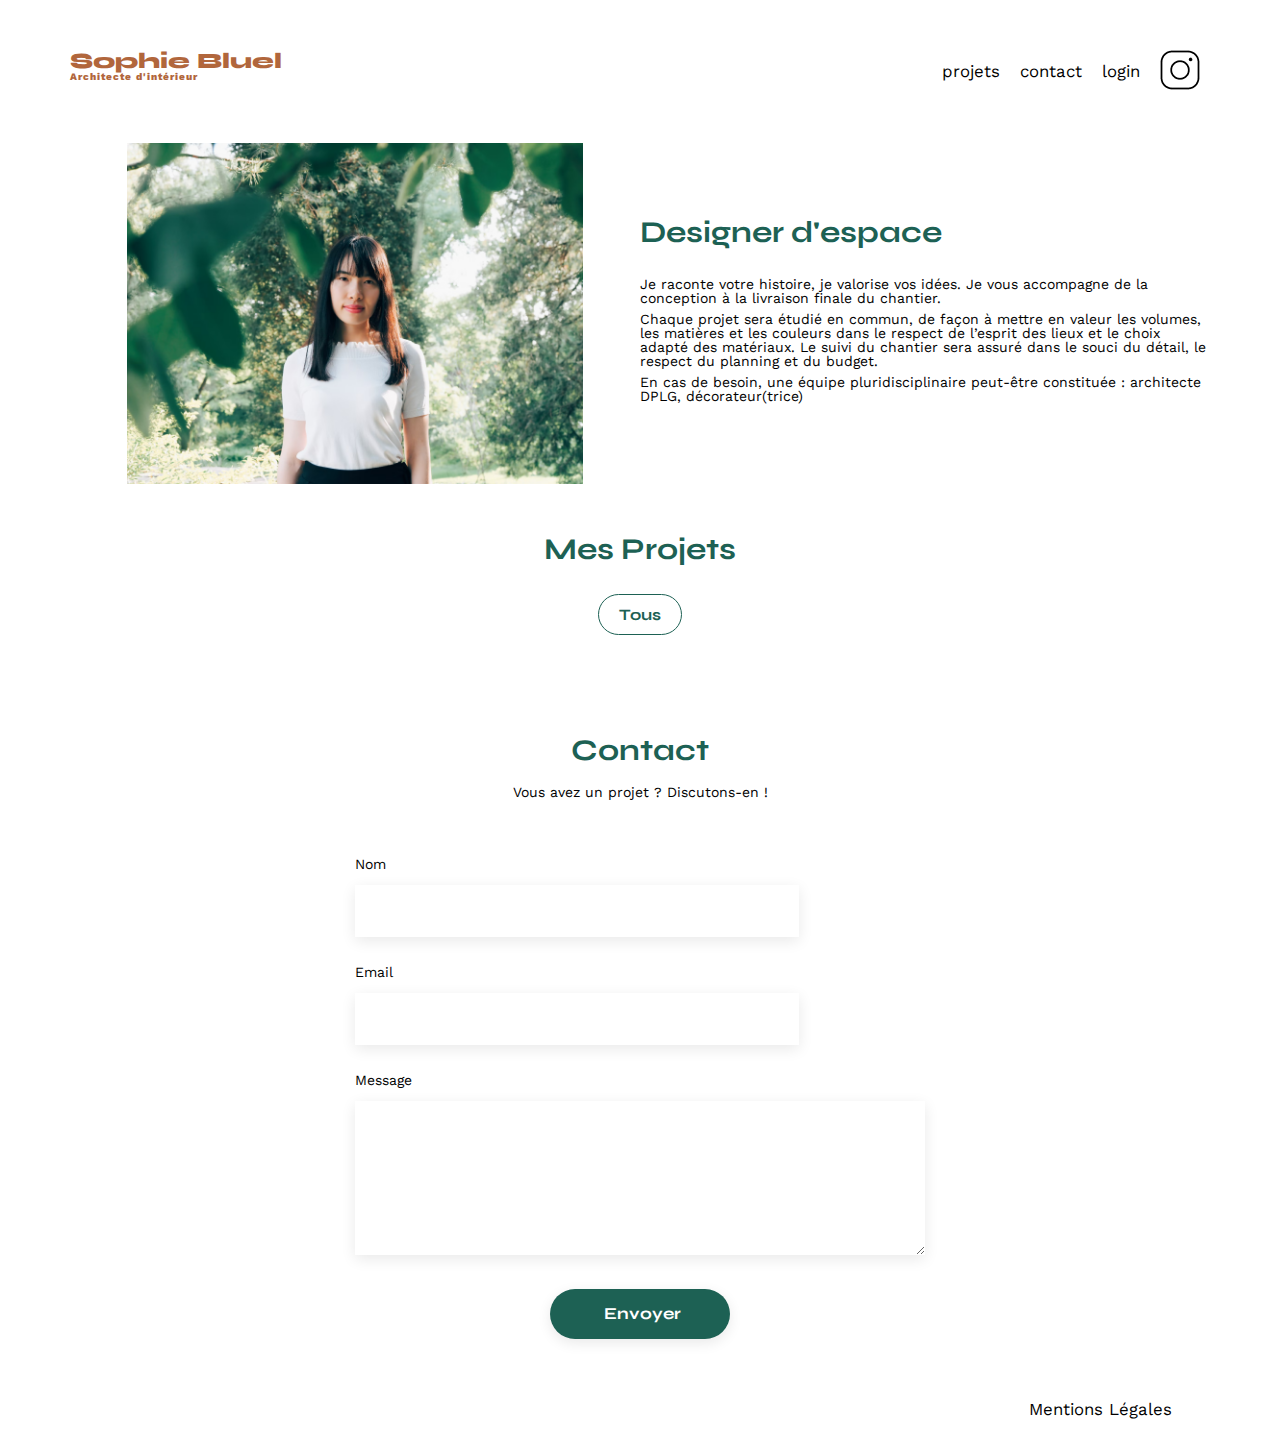
<file: FrontEnd/index.html>
<!DOCTYPE html>
<html lang="fr">

<head>
    <meta charset="UTF-8">
    <title>Sophie Bluel - Architecte d'intérieur</title>
    <meta name="viewport" content="width=device-width, initial-scale=1.0">
    <link rel="preconnect" href="https://fonts.googleapis.com">
    <link rel="preconnect" href="https://fonts.gstatic.com" crossorigin>
    <link href="https://fonts.googleapis.com/css2?family=Syne:wght@700;800&family=Work+Sans&display=swap"
        rel="stylesheet">
    <link rel="stylesheet" href="https://cdnjs.cloudflare.com/ajax/libs/font-awesome/6.2.1/css/all.min.css"
        integrity="sha512-MV7K8+y+gLIBoVD59lQIYicR65iaqukzvf/nwasF0nqhPay5w/9lJmVM2hMDcnK1OnMGCdVK+iQrJ7lzPJQd1w=="
        crossorigin="anonymous" referrerpolicy="no-referrer">
    <meta name="description" content="Sophie Bluel, votre architecte d'intérieur experte en design d'espace.">
    <script src="JS/gallery.js" defer></script>
    <script src="JS/login.js" defer></script>
    <script src="JS/modale.js" defer></script>
    <link rel="stylesheet" href="./assets/style.css">
</head>

<body>
    <div class="editionBar"><i class="fa-regular fa-pen-to-square fa-white"></i>Mode édition</div>
    <main class="mainContainer">
        <header>
            <h1>Sophie Bluel <span>Architecte d'intérieur</span></h1>
            <nav>
                <ul>
                    <li><a href="#mesProjets">projets</a></li>
                    <li><a href="#monContact">contact</a></li>
                    <li><a href="login.html" id="loginLink">login</a></li>
                    <li><img src="./assets/icons/instagram.png" alt="Instagram de Sophie Bluel"></li>
                </ul>
            </nav>
        </header>
        <section id="introduction">
            <figure>
                <img src="./assets/images/sophie-bluel.png" alt="Sophie Bluel posant dans son bureau">
            </figure>
            <article>
                <h2>Designer d'espace</h2>
                <p>Je raconte votre histoire, je valorise vos idées. Je vous accompagne de la conception à la
                    livraison finale du chantier.</p>
                <p>Chaque projet sera étudié en commun, de façon à mettre en valeur les volumes, les matières et les
                    couleurs dans le respect de l’esprit des lieux et le choix adapté des matériaux. Le suivi du
                    chantier sera assuré dans le souci du détail, le respect du planning et du budget.</p>
                <p>En cas de besoin, une équipe pluridisciplinaire peut-être constituée : architecte DPLG,
                    décorateur(trice)</p>
            </article>
        </section>
        <section id="portfolio">
            <h2 id="mesProjets">Mes Projets</h2>
            <button id="editProject">
                <i class="fa-regular fa-pen-to-square fa-white"></i>modifier
            </button>
            
            <div id="modaleContainer"></div>
            <div id="buttonContainer"></div>
            <div class="gallery"></div>
        </section>
        <div id="myModal" class="modal">
            <div class="modal-content">
                <span class="close">&times;</span>
                <h2>Galerie photo</h2>
                <div id="workImagesContainer"></div>
                <hr>
                <div class="modaleBtnContainer">
                    <button id="modaleBtn">Ajouter une photo</button>
                </div>
            </div>
        </div>
        <div id="newProjectModal" class="modal">
            <div class="modal-content">
                <span class="back-arrow"><i class="fa-solid fa-arrow-left"></i></span>
                <span class="close-new-modal close">&times;</span>
                <h2>Ajout photo</h2>
                <div class="formContainer">
                    <form id="newProjectForm">
                        <div class="image-upload-container" id="imagePreviewContainer">
                            <img src="assets/icons/icone_modale.svg" alt="icone image" id="iconModal">
                            <label for="imageUpload" class="image-upload-label">
                                + Ajouter photo
                                <input type="file" id="imageUpload" name="imageUpload"
                                    accept="image/png, image/jpeg">
                            </label>
                            <p>jpg, png : 4mo max</p>
                        </div>

                        <label for="projectTitle">Titre</label>
                        <input type="text" id="projectTitle" name="projectTitle">

                        <label for="projectCategory">Catégorie</label>
                        <select id="projectCategory" name="projectCategory">
                        </select>

                        <hr>
                        <div class="modaleBtnContainer">
                            <button class="btnPrimary" id="addPhotoBtn" type="submit">Valider</button>
                        </div>
                    </form>
                </div>
            </div>
        </div>

        <section id="contact">
            <h2 id="monContact">Contact</h2>
            <p>Vous avez un projet ? Discutons-en !</p>
            <form action="#" method="post">
                <label for="name">Nom</label>
                <input type="text" name="name" id="name">
                <label for="email">Email</label>
                <input type="email" name="email" id="email">
                <label for="message">Message</label>
                <textarea name="message" id="message" cols="30" rows="10"></textarea>
                <input class="btnPrimary" type="submit" value="Envoyer">
            </form>
        </section>
        <footer>
            <nav>
                <ul>
                    <li>Mentions Légales</li>
                </ul>
            </nav>
        </footer>
    </main>
</body>

</html>
</file>
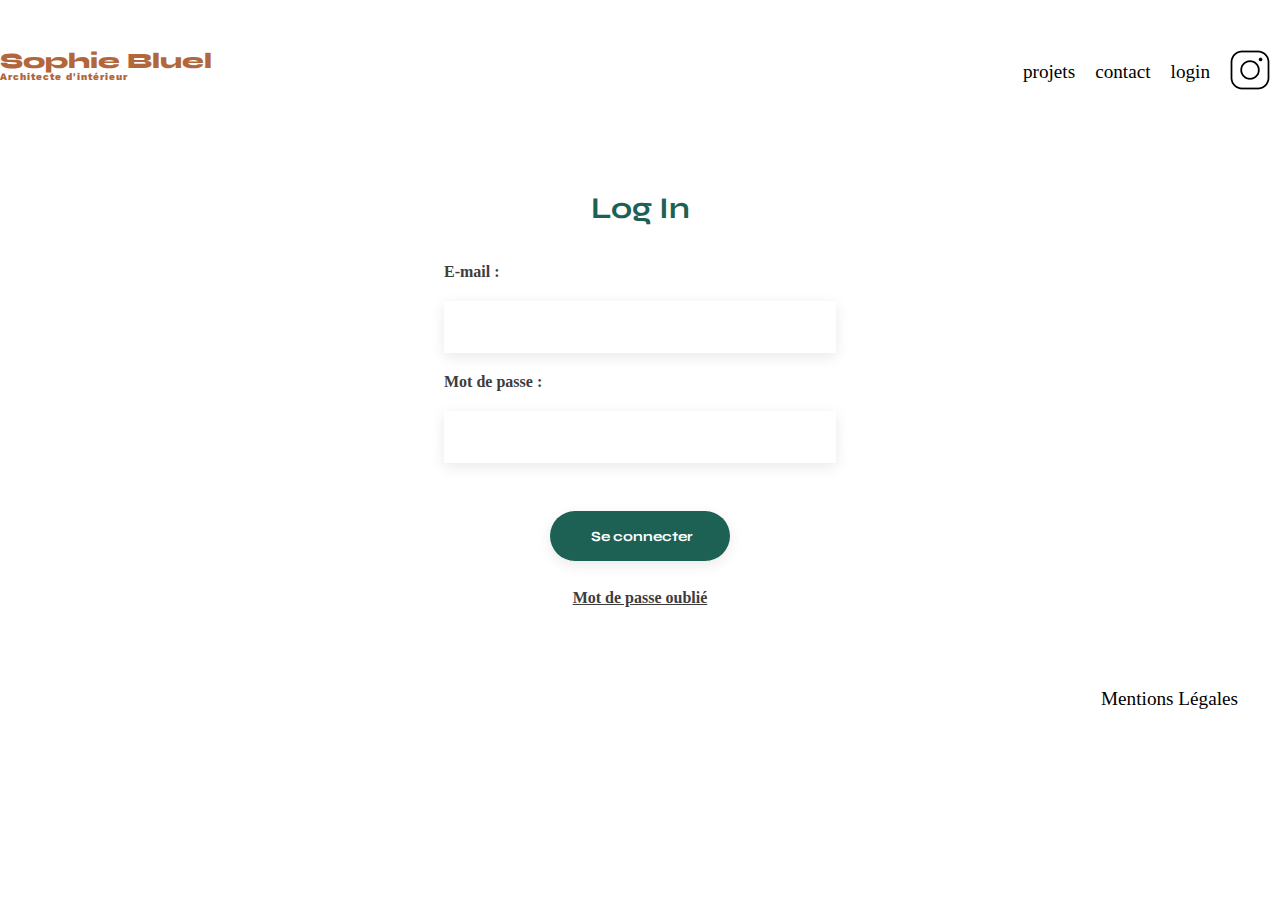
<file: FrontEnd/login.html>
<!DOCTYPE html>
<html lang="fr">

<head>
    <meta charset="UTF-8">
    <meta name="viewport" content="width=device-width, initial-scale=1.0">
    <link rel="preconnect" href="https://fonts.googleapis.com">
    <link rel="preconnect" href="https://fonts.gstatic.com" crossorigin>
    <link href="https://fonts.googleapis.com/css2?family=Syne:wght@700;800&family=Work+Sans&display=swap"
        rel="stylesheet">
    <meta name="description" content="">
    <title>Login</title>
    <script src="JS/login.js" defer></script>
    <link rel="stylesheet" href="./assets/loginstyle.css">
</head>

<body>
    <header>
        <h1>Sophie Bluel <span>Architecte d'intérieur</span></h1>
        <nav>
            <ul>
                <li><a href="index.html#mesProjets">projets</a></li>
                <li><a href="index.html#monContact">contact</a></li>
                <li><a href="login.html">login</a></li>
                <li><img src="./assets/icons/instagram.png" alt="Instagram"></li>
            </ul>
        </nav>
    </header>
    <main>
        <section class="loginSection">
            <h2>Log In</h2>
            <form action="/login" method="post" id="loginForm">
                <label for="email">E-mail :</label>
                <input type="email" id="email" name="email" required>

                <label for="password">Mot de passe :</label>
                <input type="password" id="password" name="password" required>

                <input class="btnPrimary" type="submit" value="Se connecter">
                <div class="passwordLink"><a href="#">Mot de passe oublié</a></div>
            </form>
        </section>
    </main>
    <footer>
        <nav>
            <ul>
                <li>Mentions Légales</li>
            </ul>
        </nav>
    </footer>
</body>

</html>
</file>
<file: FrontEnd/assets/loginstyle.css>
@import url("style.css");

body {
    max-height: 1024px;
    max-width: 1440px;
    margin: auto;
}

main {
    display: flex;
    justify-content: center;
}

h2 {
    margin-bottom: 40px;
}

.loginSection {
    display: flex;
    flex-direction: column;
    justify-content: center;
    align-items: center;
}

.loginSection>form {
    display: flex;
    flex-direction: column;
}

input {
    box-shadow: 0px 4px 14px 0px rgba(0, 0, 0, 0.09);
    width: 380px;
    height: 50px;
    border: none;
    margin: 20px 0;
}

form {
    color: #3D3D3D;
    font-style: normal;
    font-weight: 700;
    line-height: normal;
}

.passwordLink {
    text-align: center;
    text-decoration: underline;
}
.passwordLink:hover {
    text-decoration: none;
}

.btnPrimary:hover {
	background: #0E2F28;
}
</file>
<file: FrontEnd/assets/style.css>
/* http://meyerweb.com/eric/tools/css/reset/
   v2.0 | 20110126
   License: none (public domain)
*/


html,
body,
div,
span,
applet,
object,
iframe,
h1,
h2,
h3,
h4,
h5,
h6,
p,
blockquote,
pre,
a,
abbr,
acronym,
address,
big,
cite,
code,
del,
dfn,
em,
img,
ins,
kbd,
q,
s,
samp,
small,
strike,
strong,
sub,
sup,
tt,
var,
b,
u,
i,
center,
dl,
dt,
dd,
ol,
ul,
li,
fieldset,
form,
label,
legend,
table,
caption,
tbody,
tfoot,
thead,
tr,
th,
td,
article,
aside,
canvas,
details,
embed,
figure,
figcaption,
footer,
header,
hgroup,
menu,
nav,
output,
ruby,
section,
summary,
time,
mark,
audio,
video {
	margin: 0;
	padding: 0;
	border: 0;
	font-size: 100%;
	font: inherit;
	vertical-align: baseline;
}

/* HTML5 display-role reset for older browsers */
article,
aside,
details,
figcaption,
figure,
footer,
header,
hgroup,
menu,
nav,
section {
	display: block;
}

body {
	line-height: 1;
}

ol,
ul {
	list-style: none;
}

blockquote,
q {
	quotes: none;
}

blockquote:before,
blockquote:after,
q:before,
q:after {
	content: '';
	content: none;
}

table {
	border-collapse: collapse;
	border-spacing: 0;
}

/** end reset css**/

body {
	overflow-x: hidden;
	max-height: 3326px;
}

.mainContainer {
	max-width: 1140px;
	margin: auto;
	font-family: 'Work Sans';
	font-size: 14px;
}

body .editionBar {
	display: flex;
	justify-content: center;
	align-items: center;
	color: white;
	background: black;
	height: 59px;
	width: 100vw;
	font-family: 'Work Sans';
	gap: 10px;
}

header {
	display: flex;
	justify-content: space-between;
	margin: 50px 0;
}

a {
	color: inherit;
	text-decoration: none;
}

section {
	margin: 50px 0;
}

#buttonContainer {
	display: flex;
	flex-direction: row;
	justify-content: center;
	gap: 10px;
	margin-top: 30px;
	margin-bottom: 50px;
}

#buttonContainer button {
	padding: 10px 20px;
	border-radius: 60px;
	color: #1D6154;
	background: white;
	border: 1px solid #1D6154;
	text-align: center;
	font-family: Syne;
	font-size: 16px;
	font-style: normal;
	font-weight: 700;
	cursor: pointer;
}

#buttonContainer button.btnSelected {
	background: #1D6154;
	color: white;
}

#buttonContainer button:hover {
	background: #0E2F28;
	color: white;
}

h1 {
	display: flex;
	flex-direction: column;
	font-family: 'Syne';
	font-size: 22px;
	font-weight: 800;
	color: #B1663C;
}

h1>span {
	font-family: 'Work Sans';
	font-size: 10px;
	letter-spacing: 0.1em;
	;
}

h2 {
	font-family: 'Syne';
	font-weight: 700;
	font-size: 30px;
	color: #1D6154
}

nav ul {
	display: flex;
	align-items: center;
	list-style-type: none;

}

nav li {
	padding: 0 10px;
	font-size: 1.2em;
}

li:hover {
	color: #B1663C;
	font-weight: 700;
}

#introduction {
	display: flex;
	align-items: center;
}

#introduction figure {
	flex: 1
}

#introduction img {
	display: block;
	margin: auto;
	width: 80%;
}

#introduction article {
	flex: 1
}

#introduction h2 {
	margin-bottom: 1em;
}

#introduction p {
	margin-bottom: 0.5em;
}

#portfolio h2 {
	text-align: center;
	margin-bottom: 1em;
}

#editProject {
	position: relative;
	top: -51px;
	right: -711px;
	display: flex;
	gap: 10px;
	border: none;
	background-color: white;
	cursor: pointer;
}

.gallery {
	width: 100%;
	display: grid;
	grid-template-columns: 1fr 1fr 1fr;
	grid-column-gap: 20px;
	grid-row-gap: 20px;
}

.gallery img {
	width: 100%;

}

#contact {
	width: 50%;
	margin: auto;
}

#contact>* {
	text-align: center;

}

#contact h2 {
	margin-bottom: 20px;
}

#contact form {
	text-align: left;
	margin-top: 30px;
	display: flex;
	flex-direction: column;
}

#contact input {
	height: 50px;
	font-size: 1.2em;
	border: none;
	box-shadow: 0px 4px 14px rgba(0, 0, 0, 0.09);
}

#contact label {
	margin: 2em 0 1em 0;
}

#contact textarea {
	border: none;
	box-shadow: 0px 4px 14px rgba(0, 0, 0, 0.09);
}

input[type="submit"] {
	font-family: 'Syne';
	font-weight: 700;
	color: white;
	background-color: #1D6154;
	margin: 2em auto;
	width: 180px;
	text-align: center;
	border-radius: 60px;
}

footer nav ul {
	display: flex;
	justify-content: flex-end;
	margin: 2em
}

/* Style de la modale */

.modal {
	display: none;
	position: absolute;
	top: 0;
	left: 0;
	width: 100%;
	height: 100%;
	padding-bottom: 2620px;
}

@media screen and (min-width:768px) and (max-width:1024px) {
	.modal {
		padding-bottom: 2407px;
	}
}

.modal-open {
	background-color: rgba(0, 0, 0, 0.30);
}

.modal-content {
	background-color: #fefefe;
	margin: 15% auto;
	border: 1px solid #888;
	width: 80%;
	max-width: 600px;
	position: relative;
	border-radius: 10px;
	padding: 30px;
}

.modal-content h2 {
	text-align: center;
	margin: 25px;
	color: black;
}

.close {
	color: #aaa;
	float: right;
	font-size: 28px;
	font-weight: bold;
	cursor: pointer;
}

.close:hover,
.close:focus {
	color: black;
	text-decoration: none;
	cursor: pointer;
}

#workImagesContainer {
	display: grid;
	grid-template-columns: repeat(5, 1fr);
	gap: 5px;
	margin: 0 80px;
}

#workImagesContainer img {
	width: 78.123px;
	height: 104.08px;
	object-fit: cover;
	margin-bottom: 20px;
}

#modaleBtn {
	padding: 10px 20px;
	border-radius: 60px;
	color: white;
	background: #1D6154;
	border: none;
	text-align: center;
	font-family: Syne;
	font-size: 16px;
	font-style: normal;
	font-weight: 700;
	cursor: pointer;
}

#modaleBtn:hover,
.btnPrimary:hover {
	background: #0E2F28;
}

.modaleBtnContainer {
	display: flex;
	justify-content: center;
	margin-top: 15px;
}

.delete-icon {
	position: absolute;
	top: 5px;
	right: 10px;
	color: white;
	cursor: pointer;
	font-size: 13px;
	background-color: black;
	padding: 5px;
	border-radius: 5px;
}

.image-container {
	position: relative;
	display: inline-block;
}

hr {
	margin: 10px 80px;
}

.back-arrow {
	cursor: pointer;
	font-size: 15px;
}

#addPhotoBtn {
	padding: 10px 20px;
	border-radius: 60px;
	color: white;
	background: #A7A7A7;
	border: none;
	text-align: center;
	font-family: Syne;
	font-size: 16px;
	font-style: normal;
	font-weight: 700;
	cursor: pointer;
	width: 230px;
}

#addPhotoBtn.btnSelected {
	background: #1D6154;
}


#newProjectForm {
	display: flex;
	flex-direction: column;
	padding: 0 80px;
	gap: 8px;
}

.image-upload-container {
	display: flex;
	flex-direction: column;
	align-items: center;
	text-align: center;
	background-color: #E8F1F6;
	object-fit: contain;

}

.image-upload-container p {
	padding-bottom: 15px;
}

.image-upload-container img {
	height: 170px;
}

.image-upload-label {
	display: flex;
	flex-direction: column;
	padding: 10px 20px;
	color: #306685;
	cursor: pointer;
	border-radius: 50px;
	margin-bottom: 10px;
	background: #CBD6DC;
	width: 170px;
}

input,
select {
	background: #FFF;
	box-shadow: 0px 4px 14px 0px rgba(0, 0, 0, 0.09);
	width: 432px;
	height: 51px;
	border: none;
	color: #3D3D3D;
	font-family: Work Sans;
	font-size: 14px;
	font-style: normal;
	font-weight: 500;
	line-height: normal;
	padding-left: 10px;
}

#imagePreviewContainer {
	overflow: hidden;
}

.image-preview {
	width: 100%;
	height: auto;
	object-fit: contain;
}

input#imageUpload {
	display: none;
}
</file>
